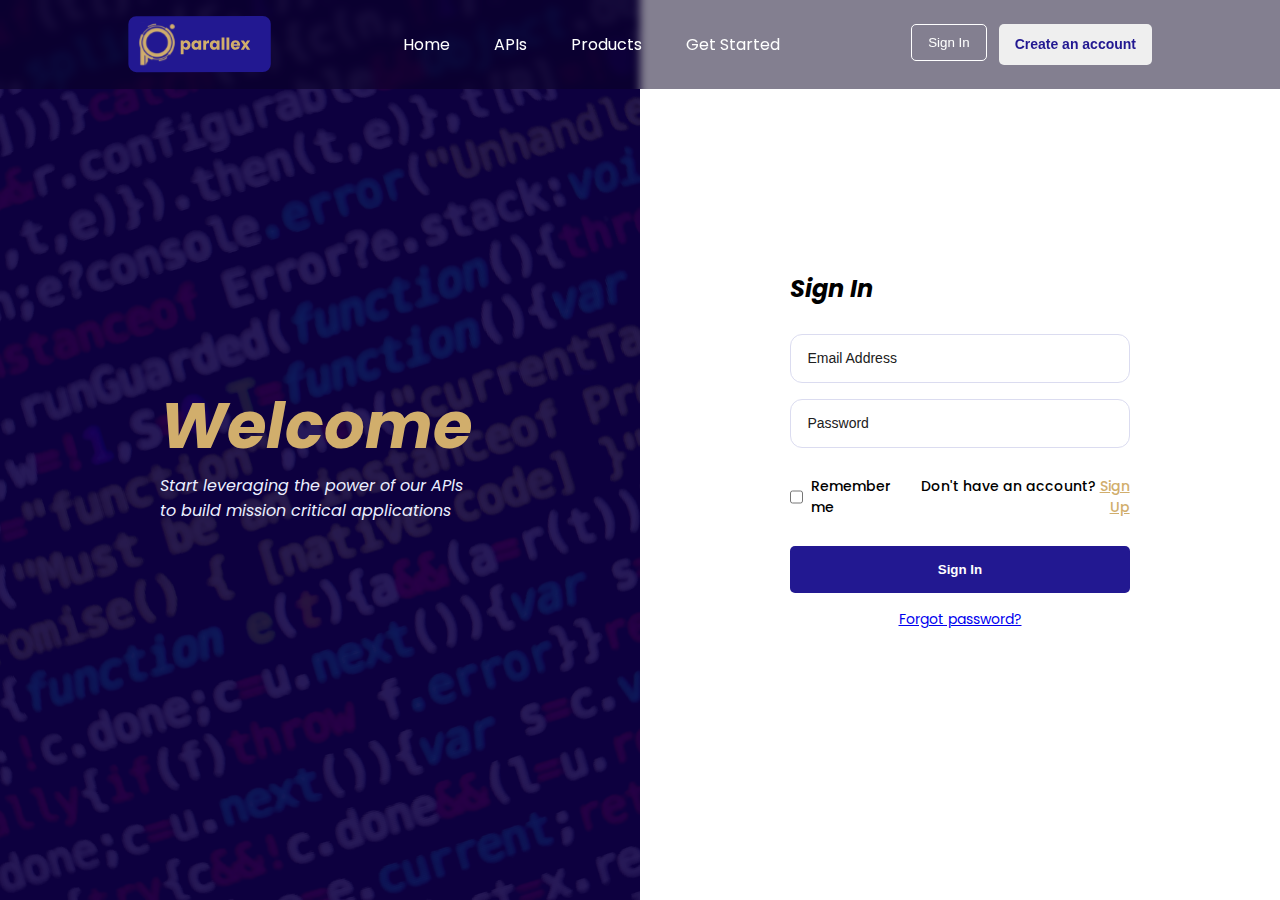
<file: ParallexDevPortal/signin.html>
<!DOCTYPE html>
<html lang="en">
  <head>
    <title>Sign In</title>
    <link rel="stylesheet" href="signin.css" />
    <meta charset="utf-8" />
    <meta name="viewport" content="width=device-width, initial-scale=1.0" />
    <link
      href="https://fonts.googleapis.com/css2?family=Inter:ital,opsz,wght@0,14..32,100..900;1,14..32,100..900&family=Poppins:ital,wght@0,100;0,200;0,300;0,400;0,500;0,600;0,700;0,800;0,900;1,100;1,200;1,300;1,400;1,500;1,600;1,700;1,800;1,900&display=swap"
      rel="stylesheet"
    />
    <script src="index.js" defer></script>
  </head>
  <body>
    <div class="overlay">
      <header>
        <div class="container" onclick="myFunction(this)">
          <div class="bar1"></div>
          <div class="bar2"></div>
          <div class="bar3"></div>
        </div>
        <nav class="t">
          <div class="top">
            <img src="Images/logo.svg" alt="parallexlogo" />
            <div class="headers">
              <a href="index.html"><p>Home</p></a>
              <a href="#"><p>APIs</p></a>
              <a href="#"><p>Products</p></a>
              <a href="#"><p>Get Started</p></a>
            </div>
            <div class="btns">
              <a href="signin.html"><button class="btn1">Sign In</button></a>
              <button class="btn2">Create an account</button>
            </div>
          </div>
        </nav>
      </header>
    </div>
    <section class="sect1">
      <div class="backimage">
        <div class="overlay2">
          <div class="welcome">
            <h2>Welcome</h2>
            <p>
              Start leveraging the power of our APls to build mission critical
              applications
            </p>
          </div>
        </div>
      </div>
      <div class="sign">
        <div class="signcon">
          <h3>Sign In</h3>
          <div class="inputs">
            <input type="email" placeholder="Email Address" />
            <input type="password" placeholder="Password" />
          </div>
          <div class="remember">
            <div class="tick">
              <input type="checkbox" />
              <p>Remember me</p>
            </div>
            <p class="d">Don't have an account? <a href="signup.html">Sign Up</a></p>
          </div>
          <div class="bandpassword">
            <button class="si">Sign In</button>
            <a href="#"><p class="fp">Forgot password?</p></a>
          </div>
        </div>
      </div>
    </section>
  </body>
</html>
</file>
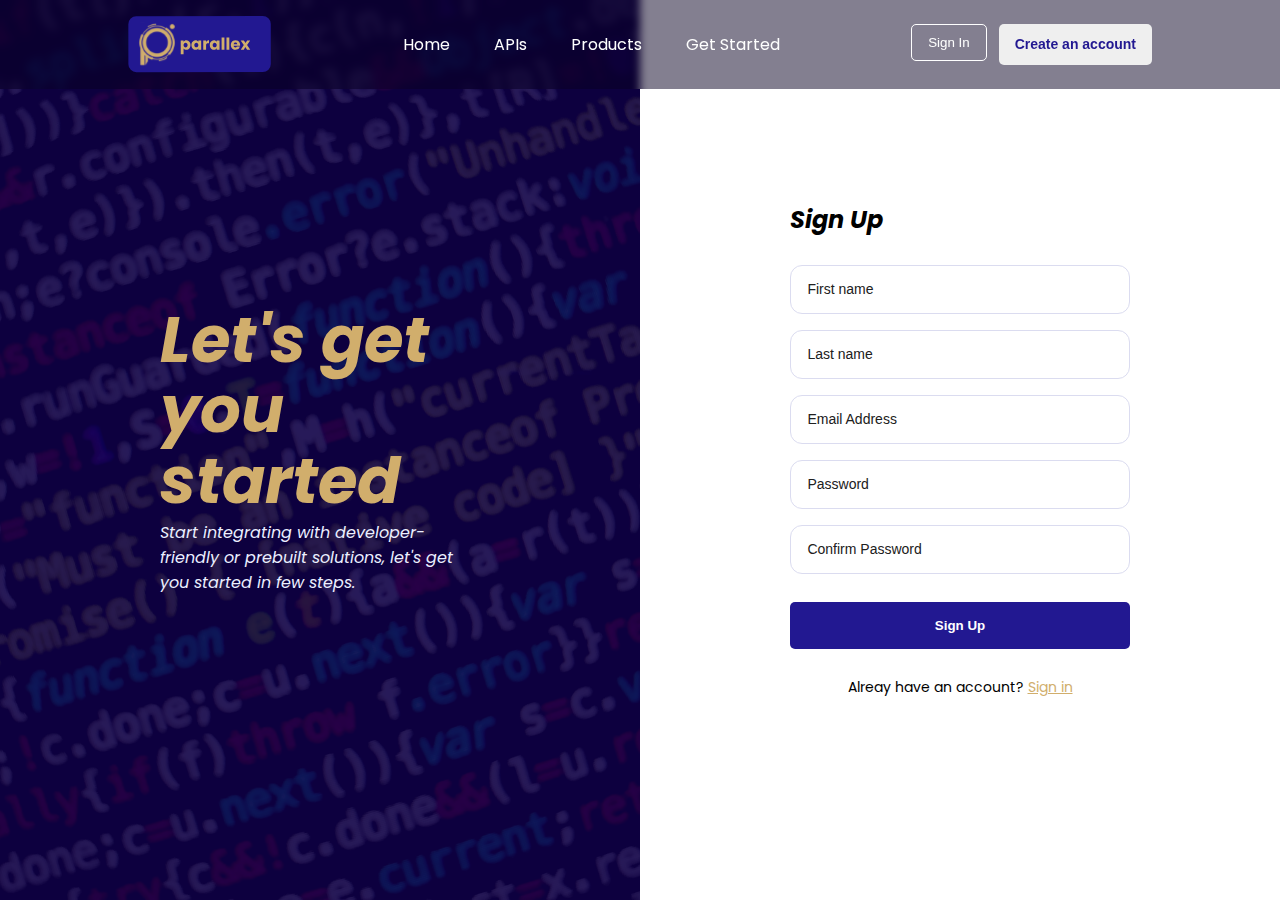
<file: ParallexDevPortal/signup.html>
<!DOCTYPE html>
<html lang="en">
  <head>
    <title>Sign Up</title>
    <link rel="stylesheet" href="signup.css" />
    <meta charset="utf-8" />
    <meta name="viewport" content="width=device-width, initial-scale=1.0" />
    <link
      href="https://fonts.googleapis.com/css2?family=Inter:ital,opsz,wght@0,14..32,100..900;1,14..32,100..900&family=Poppins:ital,wght@0,100;0,200;0,300;0,400;0,500;0,600;0,700;0,800;0,900;1,100;1,200;1,300;1,400;1,500;1,600;1,700;1,800;1,900&display=swap"
      rel="stylesheet"
    />
    <script src="index.js" defer></script>
  </head>
  <body>
    <div class="overlay">
      <header>
        <div class="container" onclick="myFunction(this)">
          <div class="bar1"></div>
          <div class="bar2"></div>
          <div class="bar3"></div>
        </div>
        <nav class="t">
          <div class="top">
            <img src="Images/logo.svg" alt="parallexlogo" />
            <div class="headers">
              <a href="index.html"><p>Home</p></a>
              <a href="#"><p>APIs</p></a>
              <a href="#"><p>Products</p></a>
              <a href="#"><p>Get Started</p></a>
            </div>
            <div class="btns">
              <a href="signin.html"><button class="btn1">Sign In</button></a>
              <button class="btn2">Create an account</button>
            </div>
          </div>
        </nav>
      </header>
    </div>
    <section class="sect1">
      <div class="backimage">
        <div class="overlay2">
          <div class="welcome">
            <h2>Let's get you started</h2>
            <p>
              Start integrating with developer-friendly or prebuilt solutions,
              let's get you started in few steps.
            </p>
          </div>
        </div>
      </div>
      <div class="sign">
        <div class="signcon">
          <h3>Sign Up</h3>
          <div class="inputs">
            <input type="text" placeholder="First name" />
            <input type="text" placeholder="Last name" />
            <input type="email" placeholder="Email Address" />
            <input type="password" placeholder="Password" />
            <input type="password" placeholder="Confirm Password" />
          </div>
          <button class="si">Sign Up</button>
          <p class="fp">
            Alreay have an account? <a href="signin.html">Sign in</a>
          </p>
        </div>
      </div>
    </section>
  </body>
</html>
</file>
<file: ParallexDevPortal/signin.css>
body,
html {
  margin: 0;
  padding: 0;
  font-family: "Poppins";
  overflow-x: hidden;
  height: 100%;
  width: 100%;
}
* {
  margin: 0;
}
.overlay {
  background-color: #0f0046e5;
  width: 100vw;
}

.top {
  display: flex;
  flex-direction: row;
  padding: 16px 36px 16px 36px;
  justify-content: space-between;
  width: 80%;
  align-items: center;
}
.headers a {
  text-decoration: none;
  color: #ffffff;
}
.t {
  justify-items: center;
  background-color: #07002280;
  backdrop-filter: blur(4px);
  position: fixed;
  top: 0px;
  width: 100%;
}
.headers {
  display: flex;
  flex-direction: row;
  gap: 44px;
  padding: 6px 16px 6px 16px;
}

.btns button {
  padding: 10px 16px 10px 16px;
  border-radius: 5px;
}
.btns {
  display: flex;
  flex-direction: row;
  gap: 12px;
}
.btn2 {
  color: #221891;
  font-size: 14px;
  font-weight: 600;
  line-height: 21px;
  border: 0;
}
.btn1 {
  opacity: 100%;
  background-color: unset;
  color: white;
  border: 1px solid #ffffff;
}
.sect1 {
  display: flex;
  flex-direction: row;
  height: 100%;
  width: 100%;
}
.overlay2 {
  background-color: #0f0046e5;
  width: 50vw;
  height: 100%;
  display: flex;
  justify-content: center;
  align-items: center;
}
.welcome {
  display: flex;
  flex-direction: column;
  justify-content: center;
  width: 50%;
}
.welcome h2 {
  color: #d1ae6c;
  font-size: 64px;
  font-style: italic;
}
.welcome p {
  font-style: italic;
  color: #ebefff;
}
.backimage {
  background-image: url(Images/background2.jfif);
  background-size: cover;
  background-position: center;
}
.sign {
  width: 50vw;
  align-content: center;
  justify-items: center;
}
.signcon {
  display: flex;
  flex-direction: column;
  gap: 28px;
  width: 53%;
}
.inputs {
  display: flex;
  flex-direction: column;
  gap: 16px;
}
.inputs input {
  padding: 16px;
  border-radius: 12px;
  border: 1px solid #dbdcf0;
}
input::placeholder {
  color: #202020;
  font-size: 14px;
}
.remember,
.tick {
  display: flex;
  flex-direction: row;
}
.tick {
  gap: 8px;
}
.remember {
  justify-content: space-between;
  font-size: 14px;
  font-weight: 500;
}
.remember a {
  color: #d1ae6c;
}
.si {
  padding: 16px 32px 16px 32px;
  background-color: #221891;
  border: 0;
  color: #ffffff;
  border-radius: 5px;
  font-weight: 600;
}
.fp {
  text-align: center;
  font-size: 14px;
}
h3 {
  font-size: 24px;
  font-weight: 700;
  font-style: italic;
}
.bandpassword {
  display: flex;
  flex-direction: column;
  gap: 16px;
}
.d {
  text-align: end;
}
@media screen and (max-width: 820px) {
  .container {
    display: inline-block;
    cursor: pointer;
    position: fixed;
    top: 50px;
    left: 0px;
    z-index: 3;
  }
  .bar1,
  .bar2,
  .bar3 {
    width: 35px;
    height: 4px;
    background-color: white;
    margin: 6px 30px;
    transition: 1s;
  }
  .change .bar1 {
    transform: translate(0, 10px) rotate(-45deg);
    background-color: white;
    margin-left: 200px;
  }

  .change .bar2 {
    opacity: 0;
  }

  .change .bar3 {
    transform: translate(0, -9px) rotate(45deg);
    background-color: white;
    margin-left: 200px;
  }
  .t {
    position: fixed;
    top: 0;
    left: -250px;
    width: 40%;
    height: 100%;
    background-color: #0f0046e5;
    transition: left 1s ease-in-out;
    z-index: 2;
  }
  .top,
  .headers {
    flex-direction: column;
  }
  .welcome h2 {
    color: #d1ae6c;
    font-size: 50px;
    font-style: italic;
  }
  .top {
    align-items: unset;
    padding-top: 100px;
    justify-content: unset;
    gap: 50px;
  }
  .btns {
    align-items: center;
    flex-direction: column;
  }
  .remember {
    align-items: center;
    font-size: 11px;
  }
  .d {
    text-align: end;
  }
}
@media screen and (max-width: 431px) {
  .sect1 {
    flex-direction: column;
  }
  .overlay2,
  .sign {
    width: 100%;
  }
  .welcome h2 {
    font-size: 40px;
  }
  .welcome {
    padding: 100px;
  }
  .signcon {
    padding: 100px;
  }
  .remember {
    align-items: center;
    font-size: 11px;
  }
  .change .bar3 {
    margin-left: 120px;
  }
  .change .bar1 {
    margin-left: 120px;
  }
}
</file>
<file: ParallexDevPortal/signup.css>
body,
html {
  margin: 0;
  padding: 0;
  font-family: "Poppins";
  overflow-x: hidden;
  height: 100%;
  width: 100%;
}
* {
  margin: 0;
}
.overlay {
  background-color: #0f0046e5;
  width: 100vw;  position: fixed;
  top: 0px;
  width: 100%;
  z-index: 3;
}

.top {
  display: flex;
  flex-direction: row;
  padding: 16px 36px 16px 36px;
  justify-content: space-between;
  width: 80%;
  align-items: center;
}
.headers a {
  text-decoration: none;
  color: #ffffff;
}
.t {
  justify-items: center;
  background-color: #07002280;
  backdrop-filter: blur(4px);
  position: fixed;
  top: 0px;
  width: 100%;
  z-index: 4;
}
.headers {
  display: flex;
  flex-direction: row;
  gap: 44px;
  padding: 6px 16px 6px 16px;
}

.btns button {
  padding: 10px 16px 10px 16px;
  border-radius: 5px;
}
.btns {
  display: flex;
  flex-direction: row;
  gap: 12px;
}
.btn2 {
  color: #221891;
  font-size: 14px;
  font-weight: 600;
  line-height: 21px;
  border: 0;
}
.btn1 {
  opacity: 100%;
  background-color: unset;
  color: white;
  border: 1px solid #ffffff;
}
.sect1 {
  display: flex;
  flex-direction: row;
  height: 100%;
  width: 100%;
}
.overlay2 {
  background-color: #0f0046e5;
  width: 50vw;
  height: 100%;
  display: flex;
  justify-content: center;
  align-items: center;
}
.welcome {
  display: flex;
  flex-direction: column;
  justify-content: center;
  width: 50%;
  gap: 4px;
}
.welcome h2 {
  color: #d1ae6c;
  font-size: 64px;
  font-style: italic;
  line-height: 70.4px;
}
.welcome p {
  font-style: italic;
  color: #ebefff;
}
.backimage {
  background-image: url(Images/background2.jfif);
  background-size: cover;
  background-position: center;
}
.sign {
  width: 50vw;
  align-content: center;
  justify-items: center;
}
.signcon {
  display: flex;
  flex-direction: column;
  gap: 28px;
  width: 53%;
}
.inputs {
  display: flex;
  flex-direction: column;
  gap: 16px;
}
.inputs input {
  padding: 16px;
  border-radius: 12px;
  border: 1px solid #dbdcf0;
}
.names {
  display: flex;
  flex-direction: row;
  gap: 16px;
}
.names input {
  width: 48%;
}
input::placeholder {
  color: #202020;
  font-size: 14px;
}
.si {
  padding: 16px 32px 16px 32px;
  background-color: #221891;
  border: 0;
  color: #ffffff;
  border-radius: 5px;
  font-weight: 600;
}
.fp {
  text-align: center;
  font-size: 14px;
}
.fp a {
  color: #d1ae6c;
}
h3 {
  font-size: 24px;
  font-weight: 700;
  font-style: italic;
}
@media screen and (max-width: 820px) {
  .container {
    display: inline-block;
    cursor: pointer;
    position: fixed;
    top: 50px;
    left: 0px;
    z-index: 3;
  }
  .bar1,
  .bar2,
  .bar3 {
    width: 35px;
    height: 4px;
    background-color: white;
    margin: 6px 30px;
    transition: 1.3s;
  }
  .change .bar1 {
    transform: translate(0, 10px) rotate(-45deg);
    background-color: white;
    margin-left: 250px;
  }

  .change .bar2 {
    opacity: 0;
  }

  .change .bar3 {
    transform: translate(0, -10px) rotate(45deg);
    background-color: white;
    margin-left: 250px;
  }
  .t {
    position: fixed;
    top: 0;
    left: -390px;
    width: 40%;
    height: 100%;
    background-color: #0f0046e5;
    transition: left 1s ease-in-out;
    z-index: 2;
  }
  .top,
  .headers {
    flex-direction: column;
  }
  .top {
    align-items: unset;
    padding-top: 100px;
    justify-content: unset;
    gap: 50px;
  }
  .btns {
    align-items: center;
    flex-direction: column;
  }
}
@media screen and (max-width: 431px){
    .sect1{
        flex-direction: column;
        
    }
    .overlay2, .sign{
        width: 100%;
    }
    .welcome h2 {
        font-size: 50px;
    }
    .welcome{
        padding: 100px;
    }
    .signcon{
        padding: 100px;
    }
    .change .bar3 {
    margin-left: 120px;
    }
     .change .bar1 {
    margin-left: 120px;
  }
}
</file>
